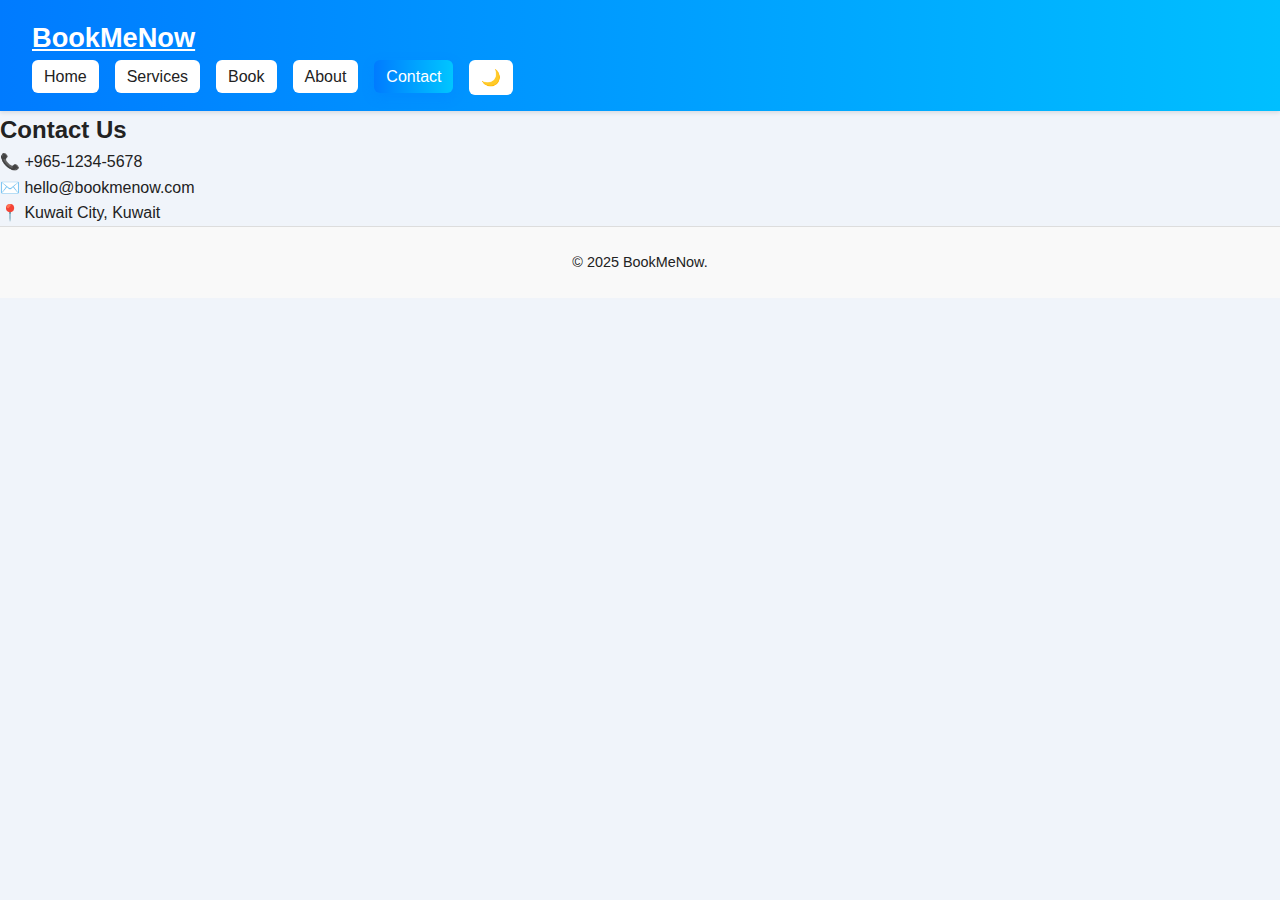
<file: contact.html>
<!DOCTYPE html>
<html lang="en">
<head>
  <meta charset="UTF-8">
  <title>Contact – BookMeNow</title>
  <link rel="stylesheet" href="css/style.css">
</head>
<body>
  <nav class="navbar">
    <div class="container">
      <a href="index.html" class="logo">BookMeNow</a>
      <ul class="nav-links">
        <li><a href="index.html">Home</a></li>
        <li><a href="services.html">Services</a></li>
        <li><a href="booking.html">Book</a></li>
        <li><a href="about.html">About</a></li>
        <li><a href="contact.html" class="active">Contact</a></li>
        <li><button id="theme-toggle">🌙</button></li>
      </ul>
    </div>
  </nav>

  <main class="container">
    <h2>Contact Us</h2>
    <p>📞 +965-1234-5678</p>
    <p>✉️ hello@bookmenow.com</p>
    <p>📍 Kuwait City, Kuwait</p>
  </main>

  <footer><div class="container"><p>© 2025 BookMeNow.</p></div></footer>
</body>
</html>
</file>
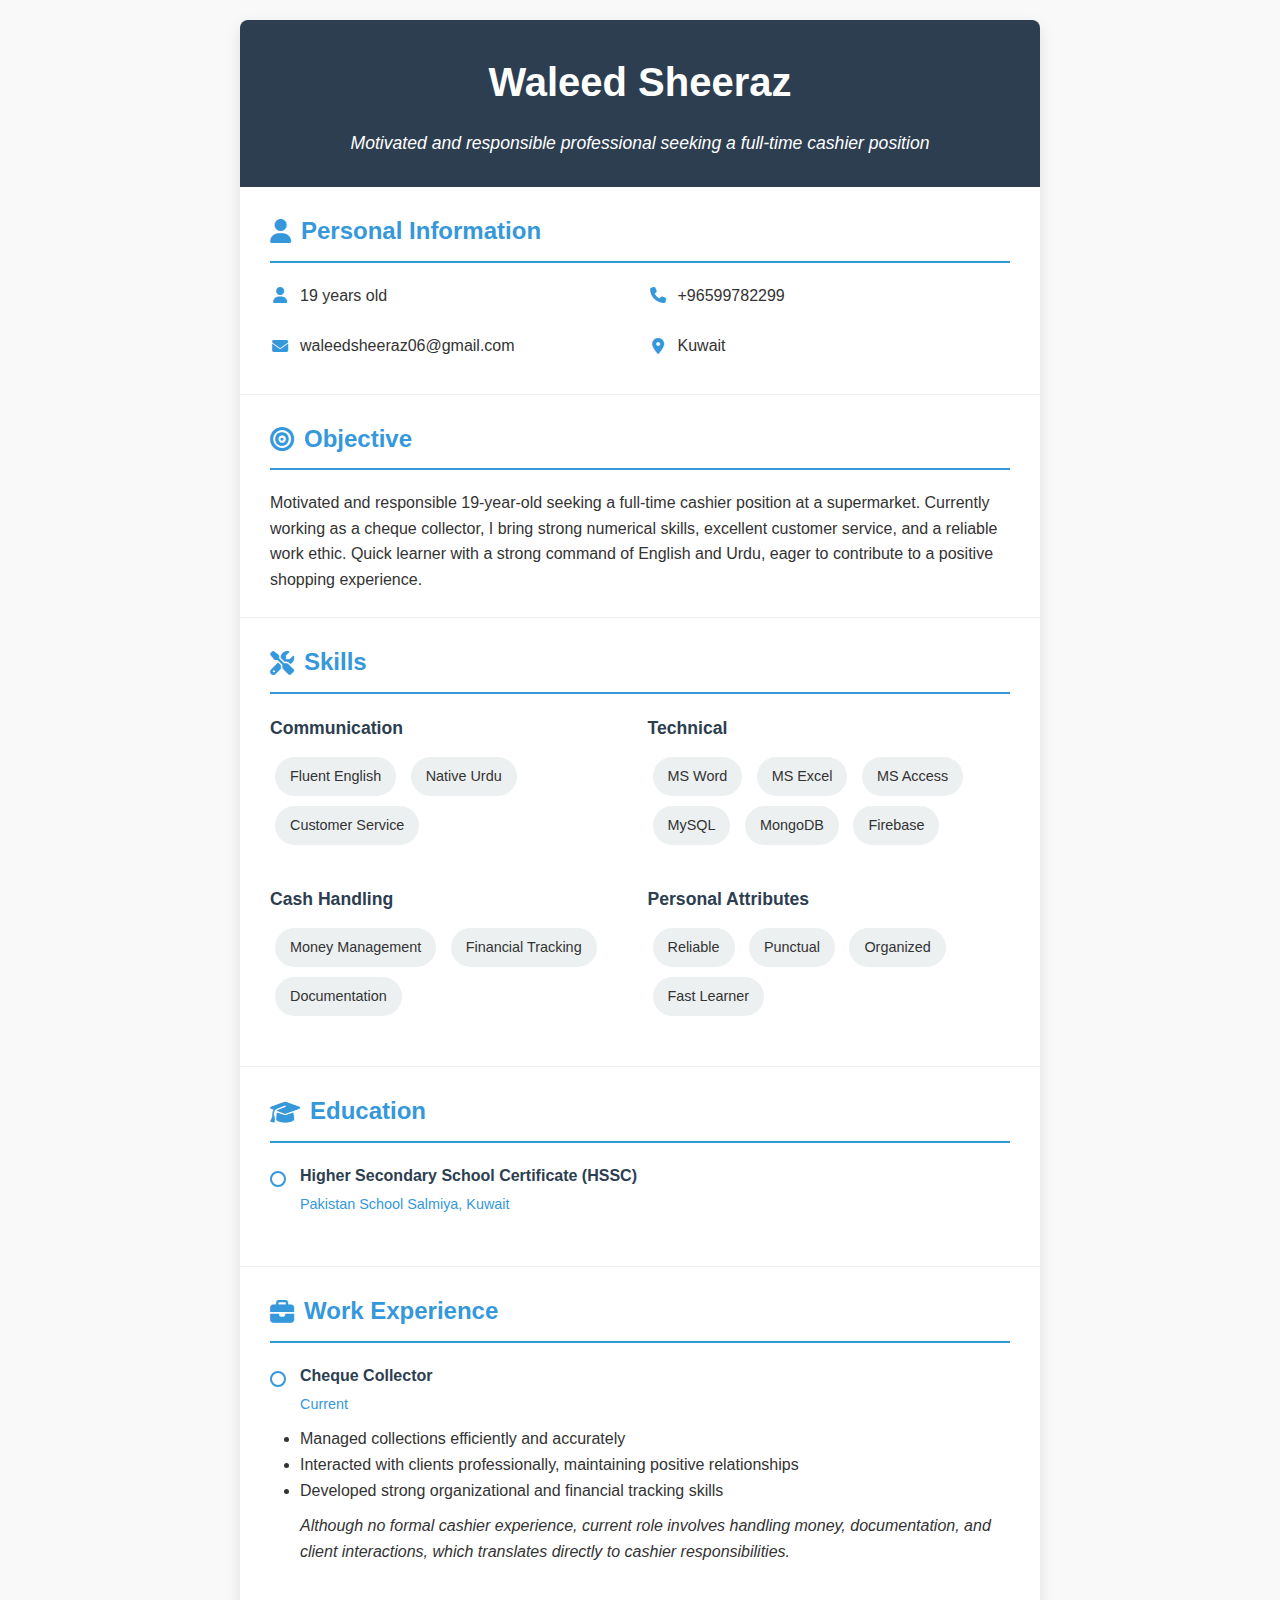
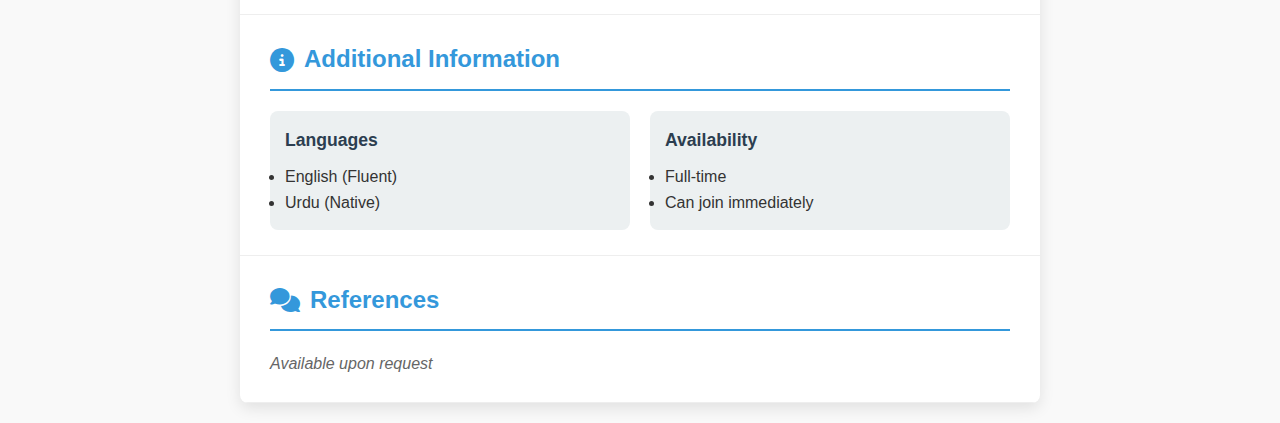
<file: cv.html>
<!DOCTYPE html>
<html lang="en">
<head>
    <meta charset="UTF-8">
    <meta name="viewport" content="width=device-width, initial-scale=1.0">
    <title>Waleed Sheeraz - Professional CV</title>
    <link rel="stylesheet" href="https://cdnjs.cloudflare.com/ajax/libs/font-awesome/6.4.0/css/all.min.css">
    <style>
        /* Color Scheme */
        :root {
            --primary: #2c3e50;
            --secondary: #3498db;
            --accent: #e74c3c;
            --light: #ecf0f1;
            --dark: #2c3e50;
            --text: #333;
            --background: #f9f9f9;
        }
        
        /* General Styles */
        * {
            margin: 0;
            padding: 0;
            box-sizing: border-box;
            font-family: 'Segoe UI', Tahoma, Geneva, Verdana, sans-serif;
        }
        
        body {
            background-color: var(--background);
            color: var(--text);
            line-height: 1.6;
            padding: 20px;
        }
        
        .cv-container {
            max-width: 800px;
            margin: 0 auto;
            background: white;
            box-shadow: 0 5px 15px rgba(0, 0, 0, 0.1);
            border-radius: 8px;
            overflow: hidden;
        }
        
        /* Header Styles */
        .header {
            background: var(--primary);
            color: white;
            padding: 30px;
            text-align: center;
        }
        
        .name {
            font-size: 2.5rem;
            margin-bottom: 10px;
            font-weight: 700;
        }
        
        .objective {
            font-size: 1.1rem;
            margin-top: 15px;
            font-style: italic;
        }
        
        /* Section Styles */
        .section {
            padding: 25px 30px;
            border-bottom: 1px solid #eee;
        }
        
        .section-title {
            color: var(--secondary);
            font-size: 1.5rem;
            margin-bottom: 20px;
            padding-bottom: 10px;
            border-bottom: 2px solid var(--secondary);
            display: flex;
            align-items: center;
        }
        
        .section-title i {
            margin-right: 10px;
            color: var(--secondary);
        }
        
        /* Personal Info */
        .personal-info {
            display: grid;
            grid-template-columns: repeat(auto-fit, minmax(250px, 1fr));
            gap: 15px;
        }
        
        .info-item {
            display: flex;
            align-items: center;
            margin-bottom: 10px;
        }
        
        .info-item i {
            color: var(--secondary);
            margin-right: 10px;
            width: 20px;
            text-align: center;
        }
        
        /* Skills */
        .skills-container {
            display: grid;
            grid-template-columns: repeat(auto-fit, minmax(250px, 1fr));
            gap: 15px;
        }
        
        .skill-category {
            margin-bottom: 20px;
        }
        
        .skill-category h4 {
            color: var(--primary);
            margin-bottom: 10px;
            font-size: 1.1rem;
        }
        
        .skill-item {
            background: var(--light);
            padding: 8px 15px;
            border-radius: 20px;
            margin: 5px;
            display: inline-block;
            font-size: 0.9rem;
        }
        
        /* Experience & Education */
        .timeline-item {
            margin-bottom: 25px;
            position: relative;
            padding-left: 30px;
        }
        
        .timeline-item:before {
            content: '';
            position: absolute;
            left: 0;
            top: 8px;
            width: 12px;
            height: 12px;
            border: 2px solid var(--secondary);
            border-radius: 50%;
            background: white;
        }
        
        .timeline-item:after {
            content: '';
            position: absolute;
            left: 5px;
            top: 22px;
            width: 2px;
            height: calc(100% - 10px);
            background: var(--secondary);
        }
        
        .timeline-item:last-child:after {
            display: none;
        }
        
        .timeline-title {
            font-weight: 600;
            color: var(--primary);
            margin-bottom: 5px;
        }
        
        .timeline-date {
            color: var(--secondary);
            font-size: 0.9rem;
            margin-bottom: 10px;
        }
        
        .timeline-content {
            margin-top: 10px;
        }
        
        /* Additional Info */
        .additional-info {
            display: grid;
            grid-template-columns: repeat(auto-fit, minmax(200px, 1fr));
            gap: 20px;
        }
        
        .info-box {
            background: var(--light);
            padding: 15px;
            border-radius: 8px;
        }
        
        .info-box h4 {
            color: var(--primary);
            margin-bottom: 10px;
            font-size: 1.1rem;
        }
        
        /* References */
        .references {
            font-style: italic;
            color: #666;
        }
        
        /* Print Styles */
        @media print {
            body {
                padding: 0;
                background: white;
            }
            
            .cv-container {
                box-shadow: none;
                border-radius: 0;
            }
            
            .section {
                page-break-inside: avoid;
            }
        }
    </style>
</head>
<body>
    <div class="cv-container">
        <!-- Header Section -->
        <div class="header">
            <h1 class="name">Waleed Sheeraz</h1>
            <p class="objective">Motivated and responsible professional seeking a full-time cashier position</p>
        </div>
        
        <!-- Personal Information -->
        <div class="section">
            <h2 class="section-title"><i class="fas fa-user"></i> Personal Information</h2>
            <div class="personal-info">
                <div class="info-item">
                    <i class="fas fa-user"></i>
                    <span>19 years old</span>
                </div>
                <div class="info-item">
                    <i class="fas fa-phone"></i>
                    <span>+96599782299</span>
                </div>
                <div class="info-item">
                    <i class="fas fa-envelope"></i>
                    <span>waleedsheeraz06@gmail.com</span>
                </div>
                <div class="info-item">
                    <i class="fas fa-map-marker-alt"></i>
                    <span>Kuwait</span>
                </div>
            </div>
        </div>
        
        <!-- Objective -->
        <div class="section">
            <h2 class="section-title"><i class="fas fa-bullseye"></i> Objective</h2>
            <p>Motivated and responsible 19-year-old seeking a full-time cashier position at a supermarket. Currently working as a cheque collector, I bring strong numerical skills, excellent customer service, and a reliable work ethic. Quick learner with a strong command of English and Urdu, eager to contribute to a positive shopping experience.</p>
        </div>
        
        <!-- Skills -->
        <div class="section">
            <h2 class="section-title"><i class="fas fa-tools"></i> Skills</h2>
            <div class="skills-container">
                <div class="skill-category">
                    <h4>Communication</h4>
                    <div class="skill-item">Fluent English</div>
                    <div class="skill-item">Native Urdu</div>
                    <div class="skill-item">Customer Service</div>
                </div>
                
                <div class="skill-category">
                    <h4>Technical</h4>
                    <div class="skill-item">MS Word</div>
                    <div class="skill-item">MS Excel</div>
                    <div class="skill-item">MS Access</div>
                    <div class="skill-item">MySQL</div>
                    <div class="skill-item">MongoDB</div>
                    <div class="skill-item">Firebase</div>
                </div>
                
                <div class="skill-category">
                    <h4>Cash Handling</h4>
                    <div class="skill-item">Money Management</div>
                    <div class="skill-item">Financial Tracking</div>
                    <div class="skill-item">Documentation</div>
                </div>
                
                <div class="skill-category">
                    <h4>Personal Attributes</h4>
                    <div class="skill-item">Reliable</div>
                    <div class="skill-item">Punctual</div>
                    <div class="skill-item">Organized</div>
                    <div class="skill-item">Fast Learner</div>
                </div>
            </div>
        </div>
        
        <!-- Education -->
        <div class="section">
            <h2 class="section-title"><i class="fas fa-graduation-cap"></i> Education</h2>
            <div class="timeline-item">
                <div class="timeline-title">Higher Secondary School Certificate (HSSC)</div>
                <div class="timeline-date">Pakistan School Salmiya, Kuwait</div>
            </div>
        </div>
        
        <!-- Work Experience -->
        <div class="section">
            <h2 class="section-title"><i class="fas fa-briefcase"></i> Work Experience</h2>
            <div class="timeline-item">
                <div class="timeline-title">Cheque Collector</div>
                <div class="timeline-date">Current</div>
                <div class="timeline-content">
                    <ul>
                        <li>Managed collections efficiently and accurately</li>
                        <li>Interacted with clients professionally, maintaining positive relationships</li>
                        <li>Developed strong organizational and financial tracking skills</li>
                    </ul>
                    <p style="margin-top: 10px; font-style: italic;">
                        Although no formal cashier experience, current role involves handling money, documentation, and client interactions, which translates directly to cashier responsibilities.
                    </p>
                </div>
            </div>
        </div>
        
        <!-- Additional Information -->
        <div class="section">
            <h2 class="section-title"><i class="fas fa-info-circle"></i> Additional Information</h2>
            <div class="additional-info">
                <div class="info-box">
                    <h4>Languages</h4>
                    <ul>
                        <li>English (Fluent)</li>
                        <li>Urdu (Native)</li>
                    </ul>
                </div>
                
                <div class="info-box">
                    <h4>Availability</h4>
                    <ul>
                        <li>Full-time</li>
                        <li>Can join immediately</li>
                    </ul>
                </div>
            </div>
        </div>
        
        <!-- References -->
        <div class="section">
            <h2 class="section-title"><i class="fas fa-comments"></i> References</h2>
            <p class="references">Available upon request</p>
        </div>
    </div>
</body>
</html>
</file>
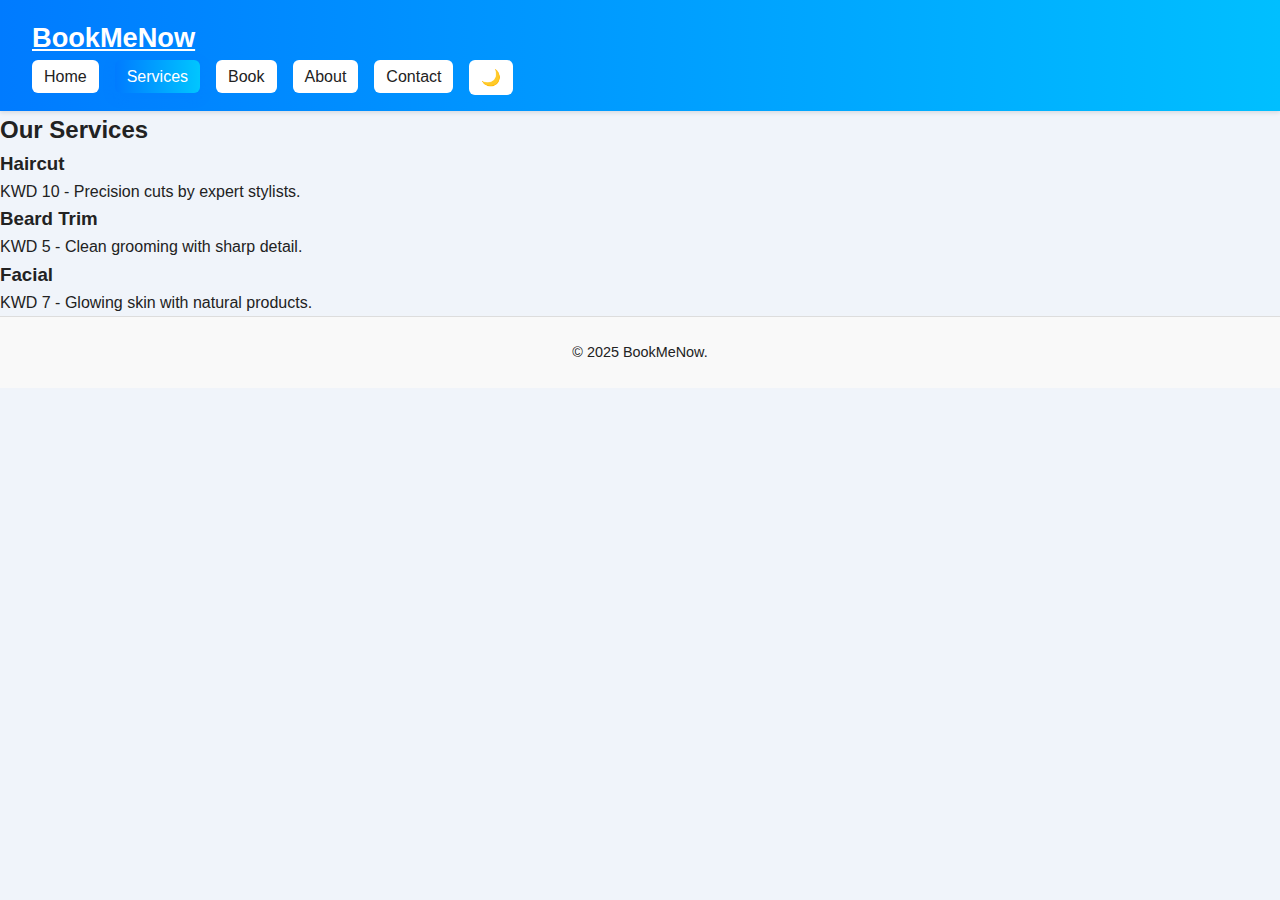
<file: services.html>
<!DOCTYPE html>
<html lang="en">
<head>
  <meta charset="UTF-8">
  <title>Services – BookMeNow</title>
  <link rel="stylesheet" href="css/style.css">
</head>
<body>
  <nav class="navbar">
    <div class="container">
      <a href="index.html" class="logo">BookMeNow</a>
      <ul class="nav-links">
        <li><a href="index.html">Home</a></li>
        <li><a href="services.html" class="active">Services</a></li>
        <li><a href="booking.html">Book</a></li>
        <li><a href="about.html">About</a></li>
        <li><a href="contact.html">Contact</a></li>
        <li><button id="theme-toggle">🌙</button></li>
      </ul>
    </div>
  </nav>

  <main class="container">
    <h2>Our Services</h2>
    <div class="service-cards">
      <div class="card">
        <h3>Haircut</h3>
        <p>KWD 10 - Precision cuts by expert stylists.</p>
      </div>
      <div class="card">
        <h3>Beard Trim</h3>
        <p>KWD 5 - Clean grooming with sharp detail.</p>
      </div>
      <div class="card">
        <h3>Facial</h3>
        <p>KWD 7 - Glowing skin with natural products.</p>
      </div>
    </div>
  </main>

  <footer><div class="container"><p>© 2025 BookMeNow.</p></div></footer>
</body>
</html>
</file>
<file: css/style.css>
/* RESET & VARIABLES */
* {
  margin: 0;
  padding: 0;
  box-sizing: border-box;
}

:root {
  --bg: #f0f4fa;
  --text: #222;
  --accent: #007bff;
  --card: #f4f4f4;
  --nav: #f9f9f9;
  --shadow: rgba(0, 0, 0, 0.1);
}

body {
  background: var(--bg);
  color: var(--text);
  font-family: 'Segoe UI', sans-serif;
  transition: background 0.3s, color 0.3s;
  line-height: 1.6;
}

/* NAVIGATION */
.navbar {
  display: flex;
  justify-content: space-between;
  align-items: center;
  background: linear-gradient(to right, #007bff, #00bfff);
  padding: 1rem 2rem;
  position: sticky;
  top: 0;
  z-index: 1000;
  box-shadow: 0 2px 4px var(--shadow);
}

.logo {
  font-size: 1.7rem;
  font-weight: bold;
  color: #ffffff;
  user-select: none;
}

#announcement-banner {
  display: none;
  backdrop-filter: blur(6px);
  background: rgba(255, 255, 255, 0.3); /* translucent background */
  color: #007bff;
  font-weight: 600;
  text-align: center;
  padding: 4px;
  font-family: 'Segoe UI', Tahoma, sans-serif;
  position: relative;
  z-index: 900;
  margin-top: 6px;
  border-bottom: 1px solid rgba(0, 123, 255, 0.3);
  font-size: 15px;
}

@keyframes glowFlash {
  0%, 100% {
    text-shadow: 0 0 4px rgba(0, 123, 255, 0.6);
    opacity: 1;
  }
  50% {
    text-shadow: 0 0 8px rgba(0, 123, 255, 1);
    opacity: 0.6;
  }
}

#announcement-banner .flashing-text {
  animation: glowFlash 1.5s infinite ease-in-out;
  display: inline-block;
  color: #007bff;
}

.nav-links {
  display: flex;
  align-items: center;
  gap: 1rem;
  list-style: none;
  width:100%;
  text-align: center;
}

.nav-links li a,
.nav-links li button {
  font-weight: 500;
  text-decoration: none;
  border: none;
  cursor: pointer;
  background: white;
  padding: 0.5rem 0.75rem;
  transition: all 0.3s ease;
  color: var(--text);
  font-size: 1rem;
  border-radius: 6px;
  user-select: none;
}

.nav-links li a.active{
  background: linear-gradient(to right, #007bff, #00c6ff);
  color: white;
  border: none;
  box-shadow: 0 4px 12px rgba(0, 123, 255, 0.3);
}

.nav-links li a:hover,
.nav-links li button:hover {
 background: #d6ecff;
  border-color: #0056b3;
}
.logout-btn {
  display: inline-flex;
  align-items: center;
  gap: 0.6rem;
  padding: 0.75rem 1.8rem;
  font-size: 1rem;
  font-weight: 600;
  color: #fff;
  background: linear-gradient(135deg, #ff3d3d, #c80000);
  border: none;
  border-radius: 12px;
  cursor: pointer;
  box-shadow:
    0 4px 12px rgba(255, 61, 61, 0.4),
    inset 0 1px 2px rgba(255, 255, 255, 0.15);
  transition: all 0.25s ease-in-out;
  position: relative;
  overflow: hidden;
  z-index: 1;
  text-shadow: 0 1px 2px rgba(0, 0, 0, 0.3);
  font-family: "Segoe UI", sans-serif;
  width: 90%;
    margin: 0.5rem auto 0;
  
}
/* Inner glow ring */
.logout-btn::before {
  content: '';
  position: absolute;
  top: -20%;
  left: -20%;
  width: 140%;
  height: 140%;
  background: radial-gradient(circle at center, rgba(255, 61, 61, 0.4), transparent 70%);
  filter: blur(20px);
  z-index: 0;
  transition: opacity 0.3s ease;
  opacity: 0;
}

/* Ring and scale on hover */
.logout-btn:hover::before {
  opacity: 1;
}

.logout-btn:hover {
  transform: translateY(-2px) scale(1.03);
  box-shadow:
    0 6px 18px rgba(255, 61, 61, 0.6),
    inset 0 1px 3px rgba(255, 255, 255, 0.2);
}

.logout-btn:active {
  transform: scale(0.97);
  box-shadow:
    0 3px 6px rgba(255, 61, 61, 0.3);
}

/* Optional icon */
.logout-btn svg {
  width: 20px;
  height: 20px;
  fill: white;
  transition: transform 0.3s ease;
}

.logout-btn:hover svg {
  transform: rotate(-90deg);
}
/* HAMBURGER MENU ICON */
.hamburger {
  display: none;
  flex-direction: column;
  gap: 5px;
  cursor: pointer;
  user-select: none;
  z-index: 1100; /* Above nav */
}

.hamburger span {
  width: 25px;
  height: 3px;
  background: var(--text);
  border-radius: 2px;
  transition: all 0.3s ease;
}

/* Hamburger animation when toggled */
.hamburger.open span:nth-child(1) {
  transform: rotate(45deg) translate(5px, 5px);
}

.hamburger.open span:nth-child(2) {
  opacity: 0;
}

.hamburger.open span:nth-child(3) {
  transform: rotate(-45deg) translate(5px, -5px);
}

/* BUTTON STYLE */
.btn {
  display: inline-block;
  background: linear-gradient(to right, #007bff, #00bfff);
  
  color: white;
  padding: 0.65rem 1.4rem;
  font-size: 1rem;
  font-weight: 600;
  border: none;
  border-radius: 6px;
  cursor: pointer;
  text-decoration: none;
  transition: background 0.3s ease, transform 0.2s ease;
  max-width: 100%;
  white-space: nowrap;
  overflow: hidden;
  text-overflow: ellipsis;
  user-select: none;
}

.btn:hover {
  background: linear-gradient(to right, #0056b3, #0099cc);
      transform: translateY(-1px);
}

/* FOOTER */
footer {
  text-align: center;
  padding: 1.5rem;
  background: var(--nav);
  font-size: 0.9rem;
  border-top: 1px solid #ddd;
  user-select: none;
}

/* RESPONSIVE STYLES */
@media (max-width: 768px) {
  .hamburger {
    display: flex;
  }
  
  /* Initially hidden with zero height and invisible */
.nav-links {
  max-height: 0;
  overflow: hidden;
  opacity: 0;
  transition: max-height 0.4s ease, opacity 0.4s ease;
  flex-direction: column;
  align-items: center;
  position: absolute;
  top: 70px;
  left: 0;
  width: 100%;
  background: var(--nav);
  padding: 0 0; /* No vertical padding when closed */
  box-shadow: 0 4px 8px var(--shadow);
  z-index: 999;
  pointer-events: none; /* Prevent interaction when hidden */
}

/* When shown, expand smoothly */
.nav-links.show {
  max-height: 500px; /* Enough to fit all links */
  opacity: 1;
  background: linear-gradient(to bottom, #5ab0ff, #99e0ff);
  padding: 1rem 0; /* Restore vertical padding */
  pointer-events: auto; /* Enable interaction */
}
</file>
